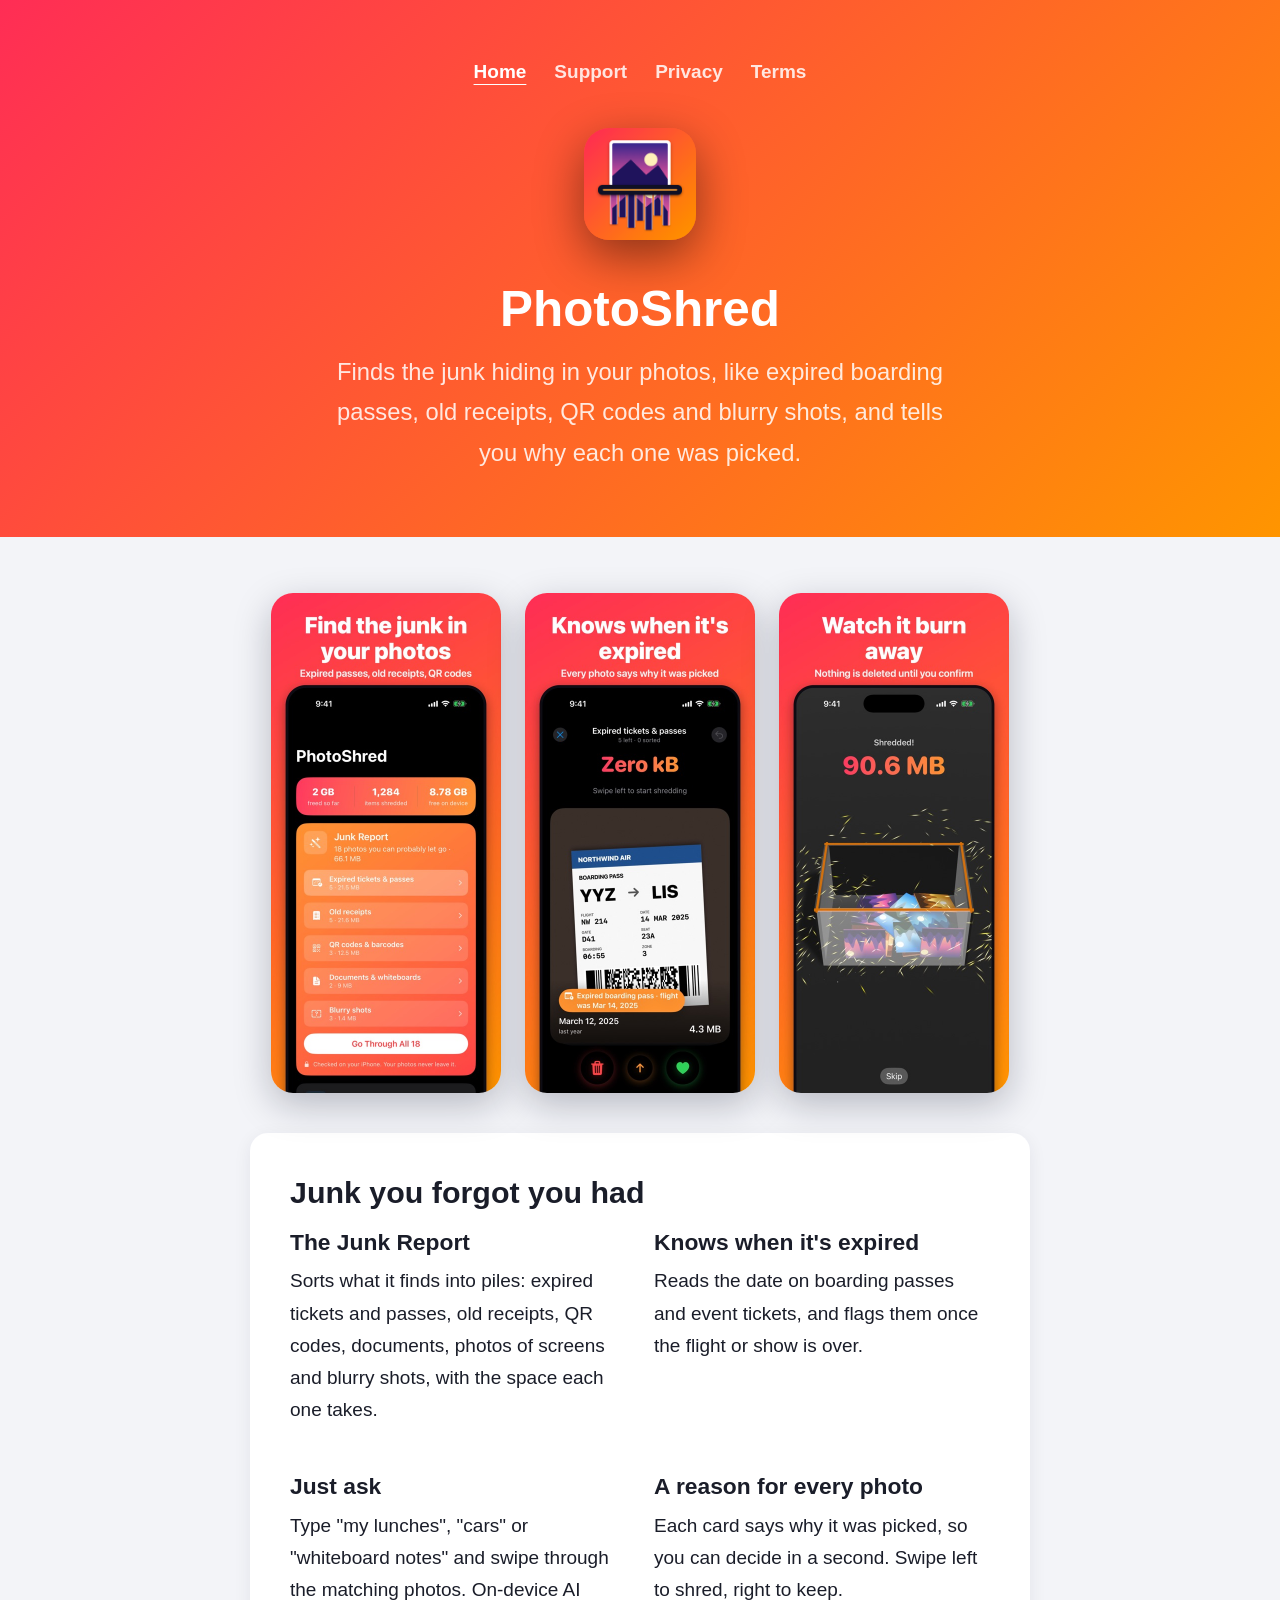
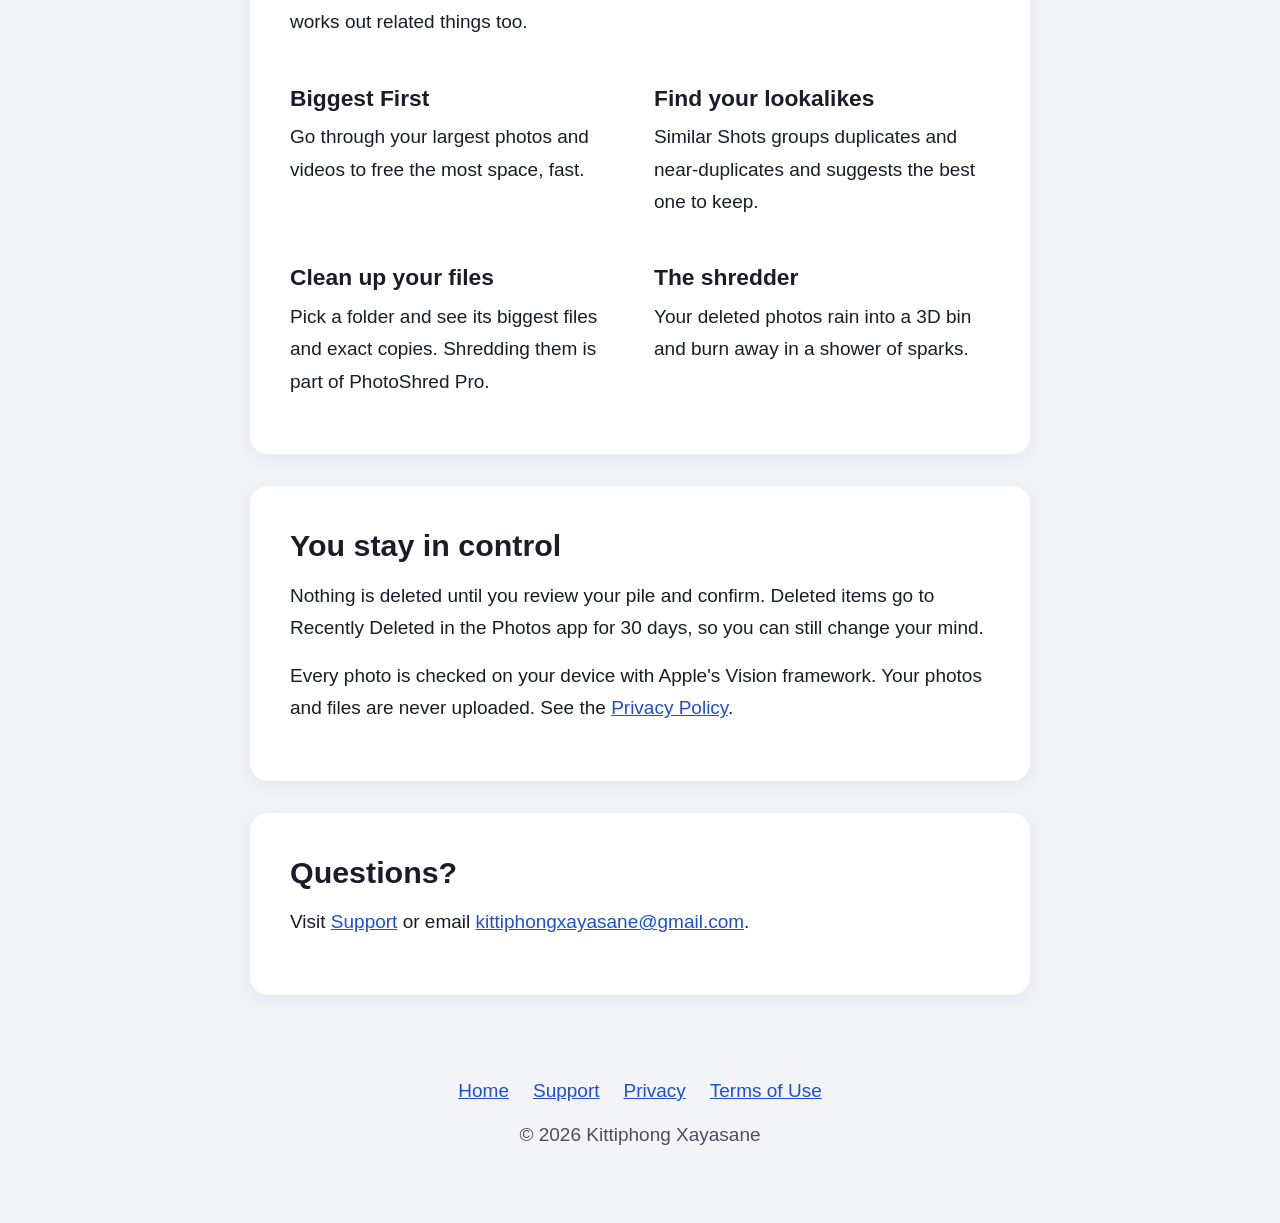
<file: index.html>
<!DOCTYPE html>
<html lang="en">
<head>
    <meta charset="UTF-8">
    <meta name="viewport" content="width=device-width, initial-scale=1.0">
    <meta name="description" content="PhotoShred finds the junk in your photo library, like expired boarding passes, old receipts, QR codes and blurry shots, and tells you why each one was picked.">
    <title>PhotoShred: Junk Photo Finder</title>
    <link rel="stylesheet" href="style.css">
</head>
<body>
    <header class="site-header">
        <nav>
            <a href="index.html" aria-current="page">Home</a>
            <a href="support.html">Support</a>
            <a href="privacy-policy.html">Privacy</a>
            <a href="terms-of-use.html">Terms</a>
        </nav>
        <img class="app-icon" src="images/app-icon.png" alt="PhotoShred app icon">
        <h1>PhotoShred</h1>
        <p class="lead">Finds the junk hiding in your photos, like expired boarding passes, old receipts, QR codes and blurry shots, and tells you why each one was picked.</p>
    </header>

    <main>
        <div class="screens">
            <img src="images/1-report.jpg" alt="The Junk Report, with piles of expired passes, old receipts, QR codes, documents and blurry shots">
            <img src="images/2-expired.jpg" alt="A boarding pass card labelled Expired boarding pass, flight was 14 March 2025">
            <img src="images/3-shredder.jpg" alt="Deleted photos piled in a 3D shredder bin">
        </div>

        <section class="card">
            <h2>Junk you forgot you had</h2>
            <div class="features">
                <div class="feature">
                    <h3>The Junk Report</h3>
                    <p>Sorts what it finds into piles: expired tickets and passes, old receipts, QR codes, documents, photos of screens and blurry shots, with the space each one takes.</p>
                </div>
                <div class="feature">
                    <h3>Knows when it's expired</h3>
                    <p>Reads the date on boarding passes and event tickets, and flags them once the flight or show is over.</p>
                </div>
                <div class="feature">
                    <h3>Just ask</h3>
                    <p>Type "my lunches", "cars" or "whiteboard notes" and swipe through the matching photos. On-device AI works out related things too.</p>
                </div>
                <div class="feature">
                    <h3>A reason for every photo</h3>
                    <p>Each card says why it was picked, so you can decide in a second. Swipe left to shred, right to keep.</p>
                </div>
                <div class="feature">
                    <h3>Biggest First</h3>
                    <p>Go through your largest photos and videos to free the most space, fast.</p>
                </div>
                <div class="feature">
                    <h3>Find your lookalikes</h3>
                    <p>Similar Shots groups duplicates and near-duplicates and suggests the best one to keep.</p>
                </div>
                <div class="feature">
                    <h3>Clean up your files</h3>
                    <p>Pick a folder and see its biggest files and exact copies. Shredding them is part of PhotoShred Pro.</p>
                </div>
                <div class="feature">
                    <h3>The shredder</h3>
                    <p>Your deleted photos rain into a 3D bin and burn away in a shower of sparks.</p>
                </div>
            </div>
        </section>

        <section class="card">
            <h2>You stay in control</h2>
            <p>Nothing is deleted until you review your pile and confirm. Deleted items go to Recently Deleted in the Photos app for 30 days, so you can still change your mind.</p>
            <p>Every photo is checked on your device with Apple's Vision framework. Your photos and files are never uploaded. See the <a href="privacy-policy.html">Privacy Policy</a>.</p>
        </section>

        <section class="card">
            <h2>Questions?</h2>
            <p>Visit <a href="support.html">Support</a> or email <a href="mailto:kittiphongxayasane@gmail.com">kittiphongxayasane@gmail.com</a>.</p>
        </section>
    </main>

    <footer>
        <nav>
            <a href="index.html">Home</a>
            <a href="support.html">Support</a>
            <a href="privacy-policy.html">Privacy</a>
            <a href="terms-of-use.html">Terms of Use</a>
        </nav>
        <p>&copy; 2026 Kittiphong Xayasane</p>
    </footer>
</body>
</html>
</file>
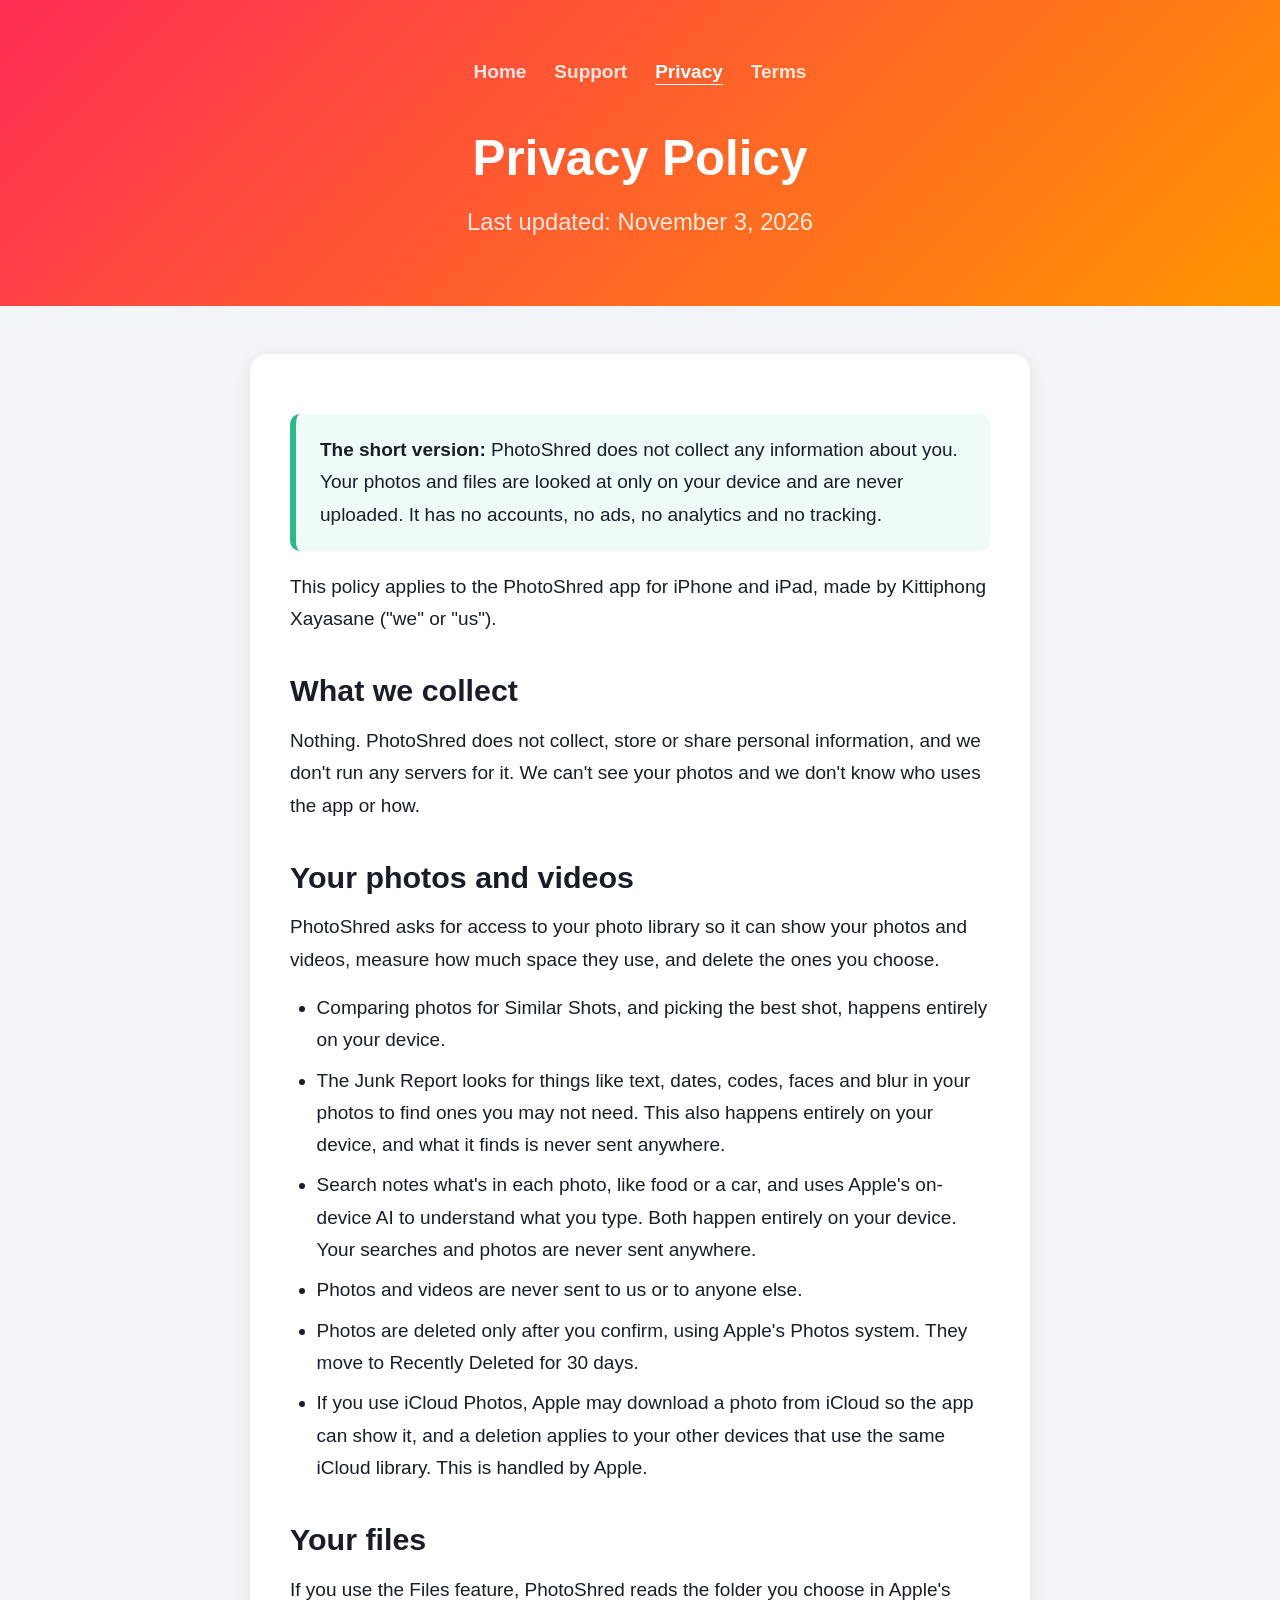
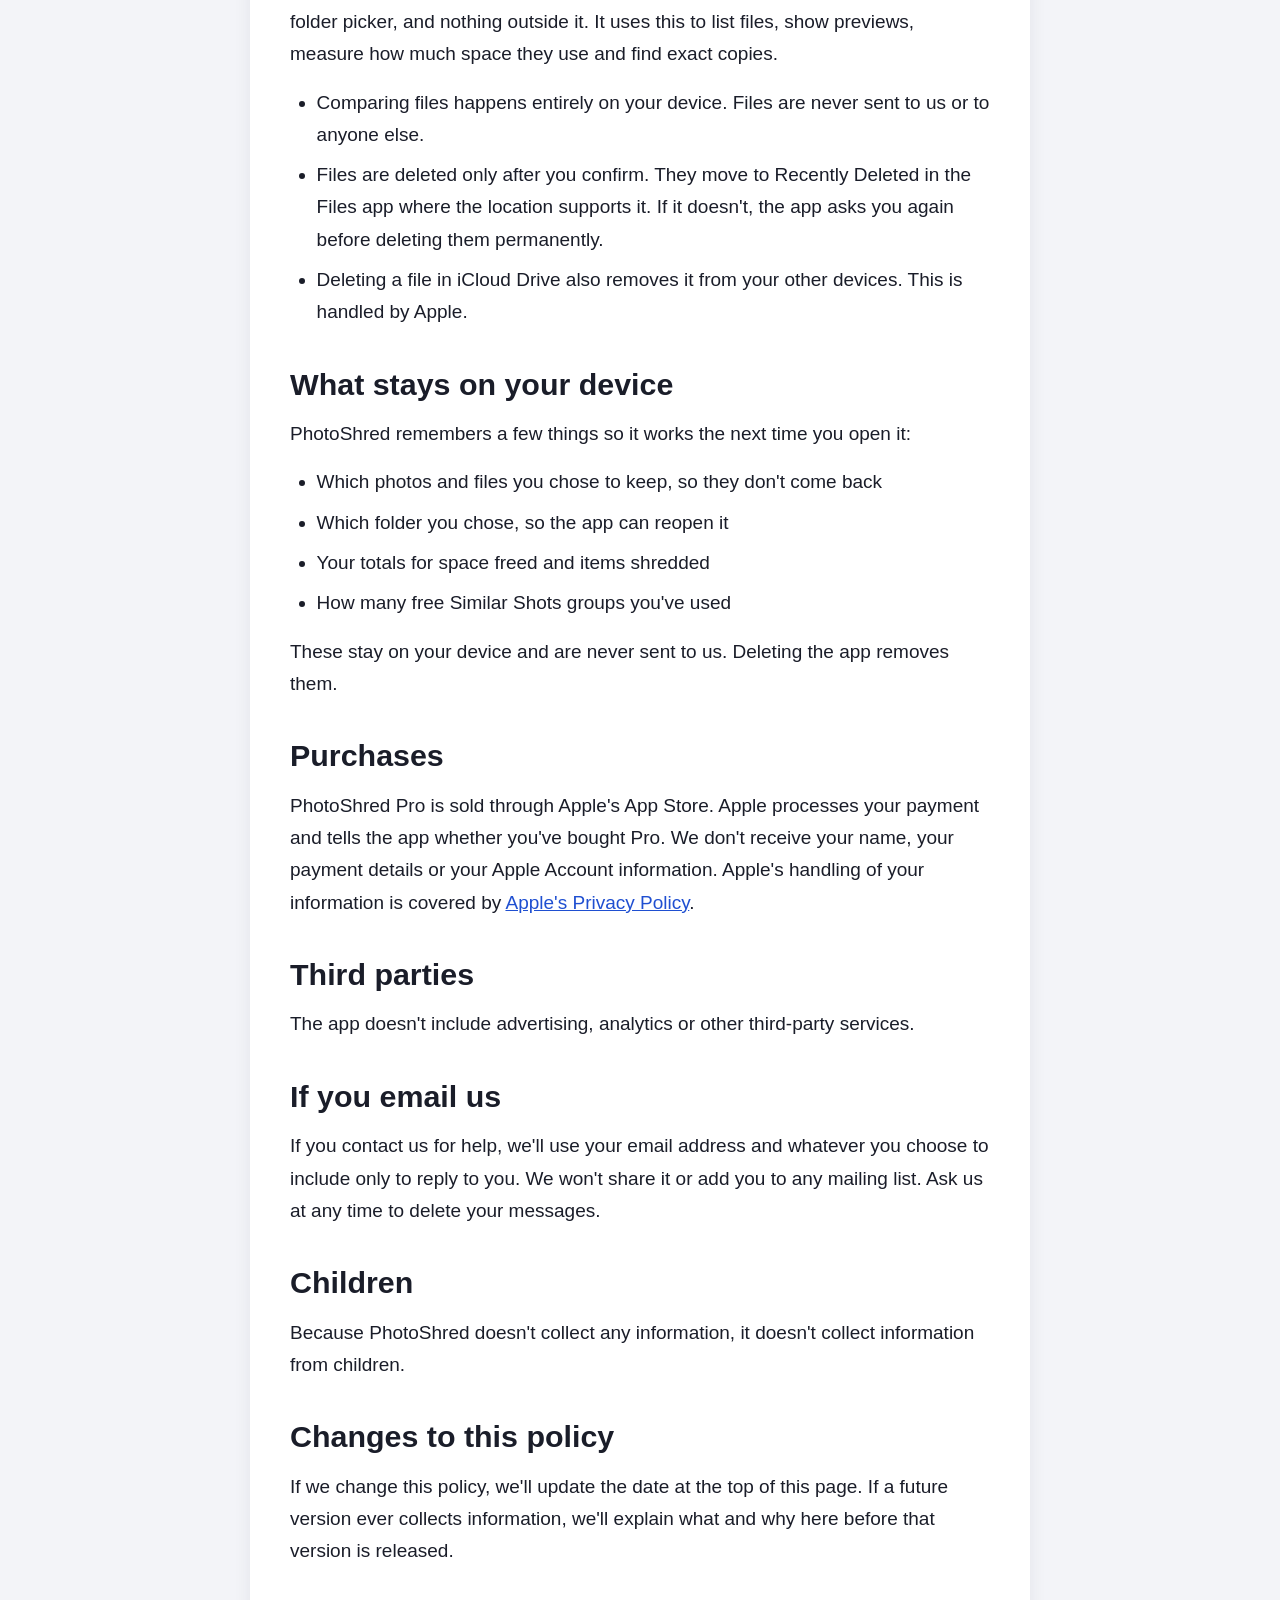
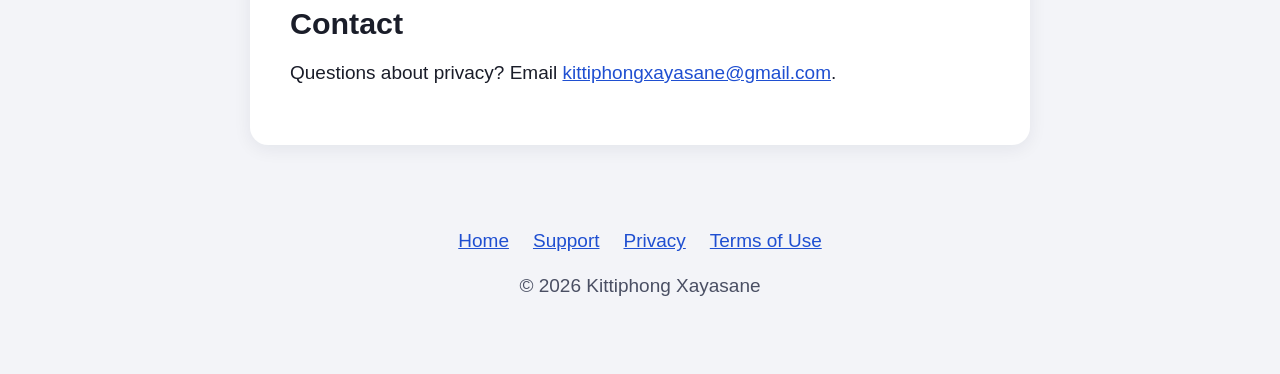
<file: privacy-policy.html>
<!DOCTYPE html>
<html lang="en">
<head>
    <meta charset="UTF-8">
    <meta name="viewport" content="width=device-width, initial-scale=1.0">
    <meta name="description" content="Privacy Policy for the PhotoShred photo cleanup app.">
    <title>Privacy Policy – PhotoShred</title>
    <link rel="stylesheet" href="style.css">
</head>
<body>
    <header class="site-header">
        <nav>
            <a href="index.html">Home</a>
            <a href="support.html">Support</a>
            <a href="privacy-policy.html" aria-current="page">Privacy</a>
            <a href="terms-of-use.html">Terms</a>
        </nav>
        <h1>Privacy Policy</h1>
        <p class="lead">Last updated: November 3, 2026</p>
    </header>

    <main>
        <section class="card">
            <div class="callout">
                <p><strong>The short version:</strong> PhotoShred does not collect any information about you. Your photos and files are looked at only on your device and are never uploaded. It has no accounts, no ads, no analytics and no tracking.</p>
            </div>

            <p>This policy applies to the PhotoShred app for iPhone and iPad, made by Kittiphong Xayasane ("we" or "us").</p>

            <h2>What we collect</h2>
            <p>Nothing. PhotoShred does not collect, store or share personal information, and we don't run any servers for it. We can't see your photos and we don't know who uses the app or how.</p>

            <h2>Your photos and videos</h2>
            <p>PhotoShred asks for access to your photo library so it can show your photos and videos, measure how much space they use, and delete the ones you choose.</p>
            <ul>
                <li>Comparing photos for Similar Shots, and picking the best shot, happens entirely on your device.</li>
                <li>The Junk Report looks for things like text, dates, codes, faces and blur in your photos to find ones you may not need. This also happens entirely on your device, and what it finds is never sent anywhere.</li>
                <li>Search notes what's in each photo, like food or a car, and uses Apple's on-device AI to understand what you type. Both happen entirely on your device. Your searches and photos are never sent anywhere.</li>
                <li>Photos and videos are never sent to us or to anyone else.</li>
                <li>Photos are deleted only after you confirm, using Apple's Photos system. They move to Recently Deleted for 30 days.</li>
                <li>If you use iCloud Photos, Apple may download a photo from iCloud so the app can show it, and a deletion applies to your other devices that use the same iCloud library. This is handled by Apple.</li>
            </ul>

            <h2>Your files</h2>
            <p>If you use the Files feature, PhotoShred reads the folder you choose in Apple's folder picker, and nothing outside it. It uses this to list files, show previews, measure how much space they use and find exact copies.</p>
            <ul>
                <li>Comparing files happens entirely on your device. Files are never sent to us or to anyone else.</li>
                <li>Files are deleted only after you confirm. They move to Recently Deleted in the Files app where the location supports it. If it doesn't, the app asks you again before deleting them permanently.</li>
                <li>Deleting a file in iCloud Drive also removes it from your other devices. This is handled by Apple.</li>
            </ul>

            <h2>What stays on your device</h2>
            <p>PhotoShred remembers a few things so it works the next time you open it:</p>
            <ul>
                <li>Which photos and files you chose to keep, so they don't come back</li>
                <li>Which folder you chose, so the app can reopen it</li>
                <li>Your totals for space freed and items shredded</li>
                <li>How many free Similar Shots groups you've used</li>
            </ul>
            <p>These stay on your device and are never sent to us. Deleting the app removes them.</p>

            <h2>Purchases</h2>
            <p>PhotoShred Pro is sold through Apple's App Store. Apple processes your payment and tells the app whether you've bought Pro. We don't receive your name, your payment details or your Apple Account information. Apple's handling of your information is covered by <a href="https://www.apple.com/legal/privacy/">Apple's Privacy Policy</a>.</p>

            <h2>Third parties</h2>
            <p>The app doesn't include advertising, analytics or other third-party services.</p>

            <h2>If you email us</h2>
            <p>If you contact us for help, we'll use your email address and whatever you choose to include only to reply to you. We won't share it or add you to any mailing list. Ask us at any time to delete your messages.</p>

            <h2>Children</h2>
            <p>Because PhotoShred doesn't collect any information, it doesn't collect information from children.</p>

            <h2>Changes to this policy</h2>
            <p>If we change this policy, we'll update the date at the top of this page. If a future version ever collects information, we'll explain what and why here before that version is released.</p>

            <h2>Contact</h2>
            <p>Questions about privacy? Email <a href="mailto:kittiphongxayasane@gmail.com">kittiphongxayasane@gmail.com</a>.</p>
        </section>
    </main>

    <footer>
        <nav>
            <a href="index.html">Home</a>
            <a href="support.html">Support</a>
            <a href="privacy-policy.html">Privacy</a>
            <a href="terms-of-use.html">Terms of Use</a>
        </nav>
        <p>&copy; 2026 Kittiphong Xayasane</p>
    </footer>
</body>
</html>
</file>
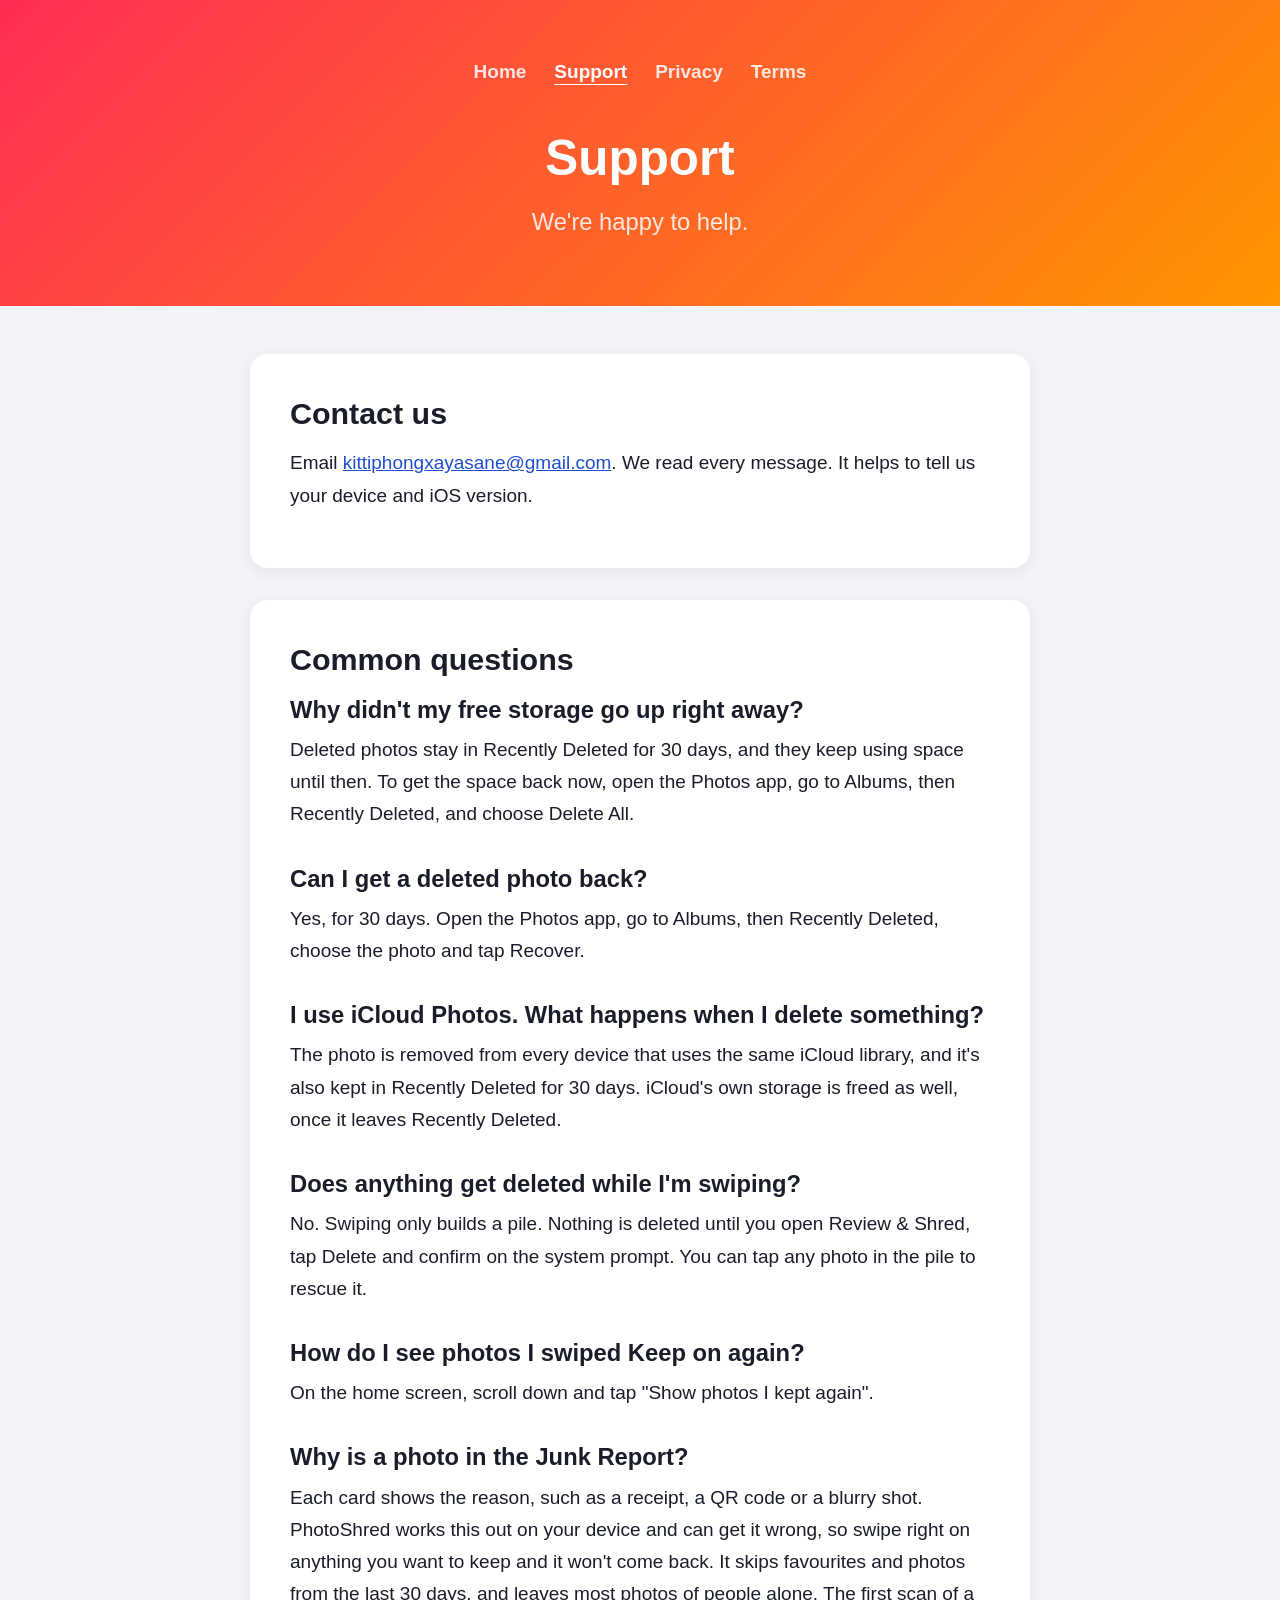
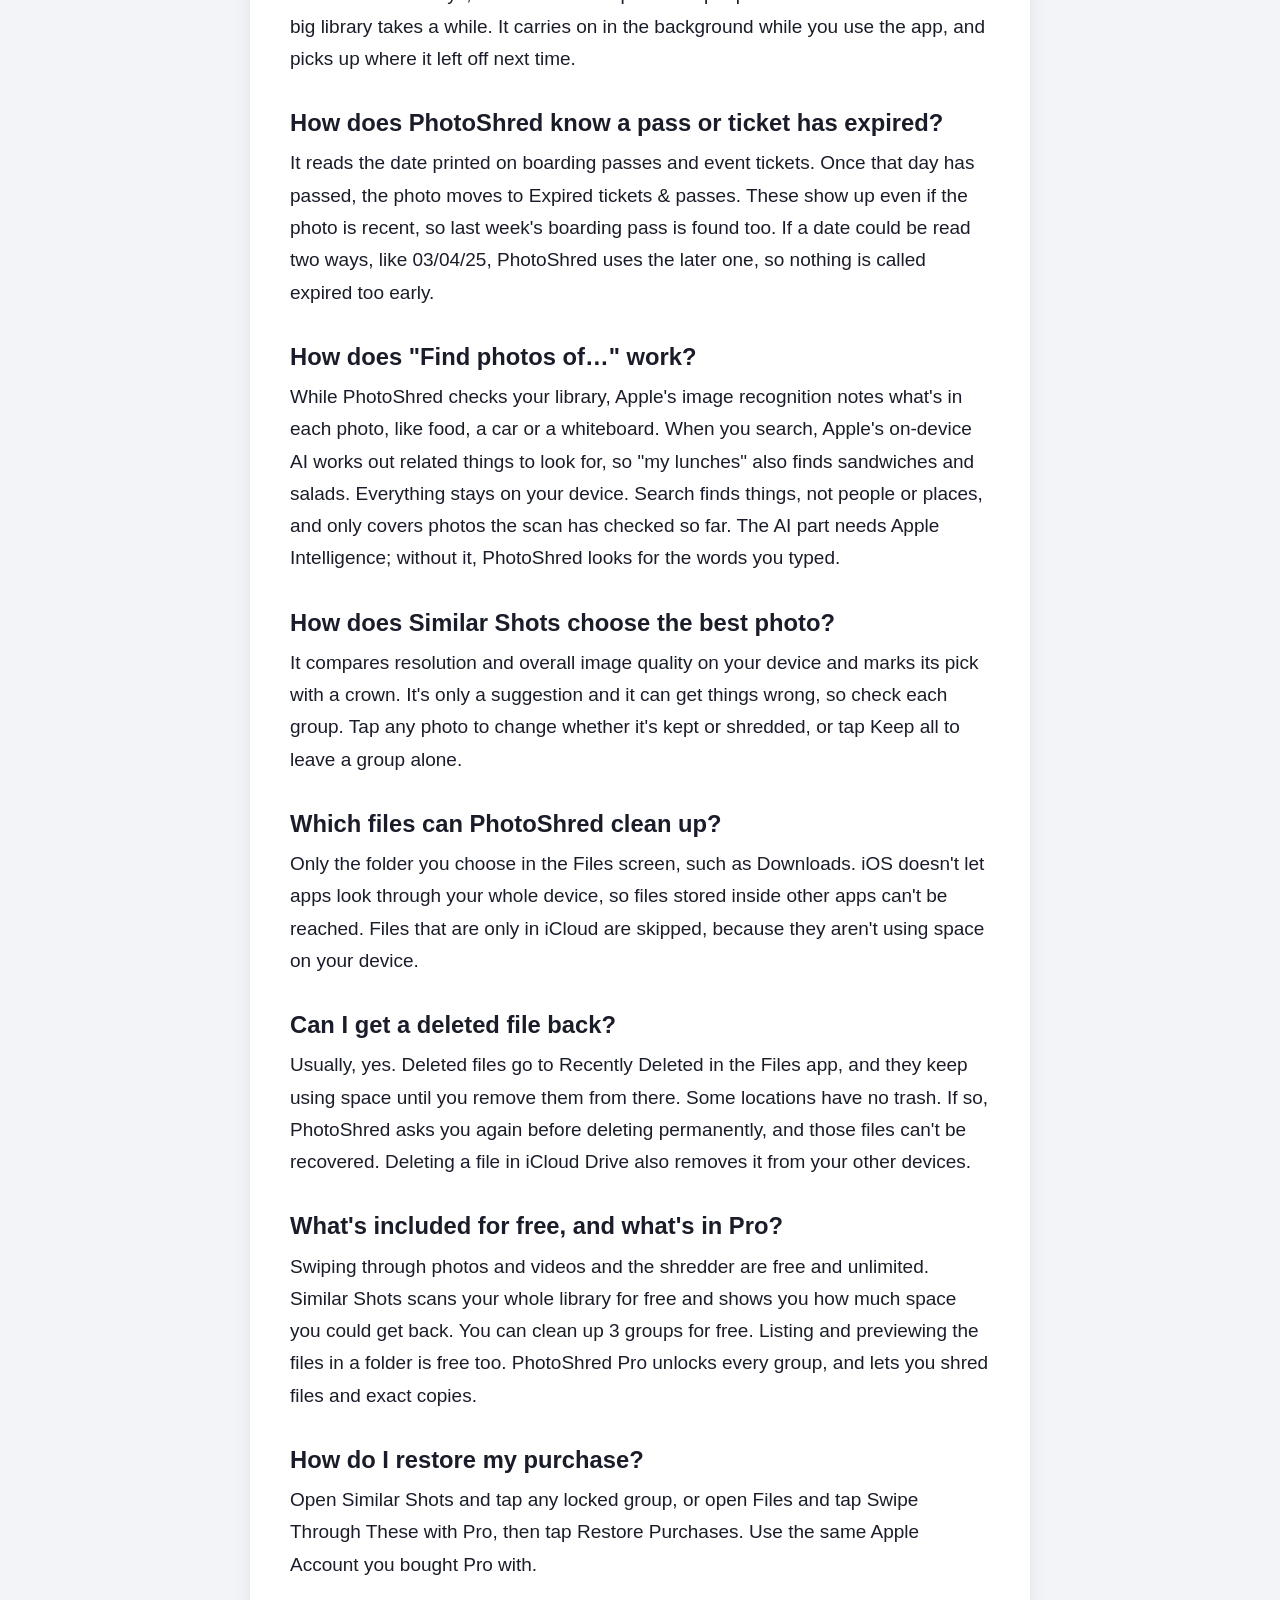
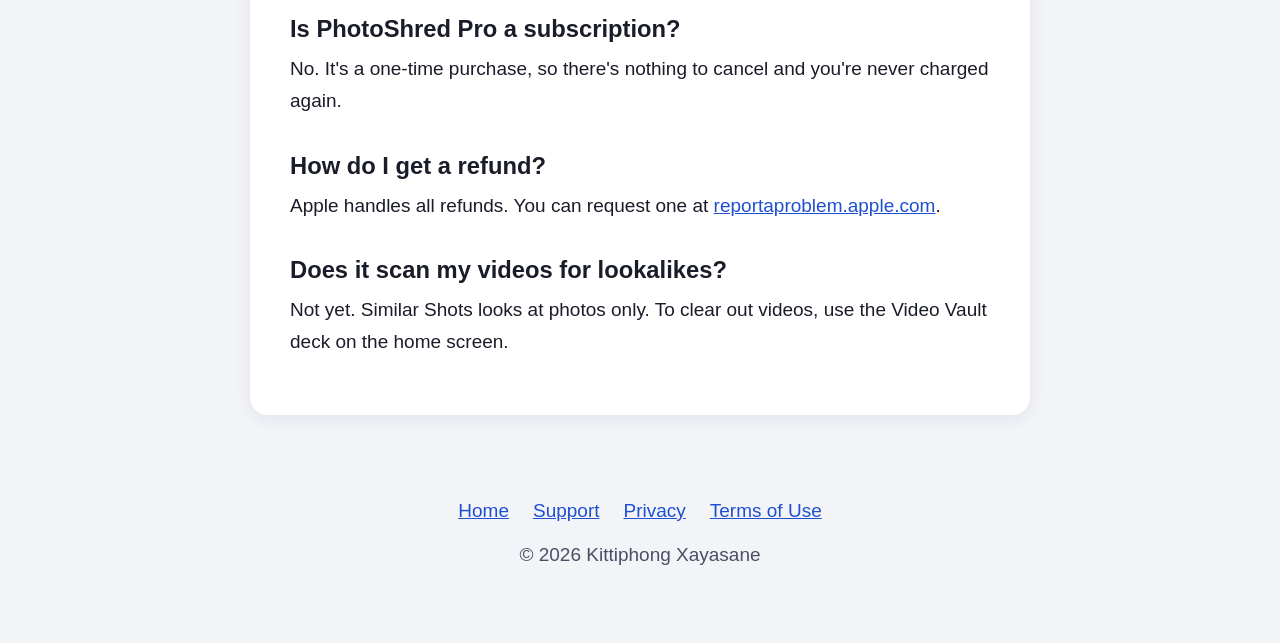
<file: support.html>
<!DOCTYPE html>
<html lang="en">
<head>
    <meta charset="UTF-8">
    <meta name="viewport" content="width=device-width, initial-scale=1.0">
    <meta name="description" content="Help and contact information for the PhotoShred app.">
    <title>Support – PhotoShred</title>
    <link rel="stylesheet" href="style.css">
</head>
<body>
    <header class="site-header">
        <nav>
            <a href="index.html">Home</a>
            <a href="support.html" aria-current="page">Support</a>
            <a href="privacy-policy.html">Privacy</a>
            <a href="terms-of-use.html">Terms</a>
        </nav>
        <h1>Support</h1>
        <p class="lead">We're happy to help.</p>
    </header>

    <main>
        <section class="card">
            <h2>Contact us</h2>
            <p>Email <a href="mailto:kittiphongxayasane@gmail.com">kittiphongxayasane@gmail.com</a>. We read every message. It helps to tell us your device and iOS version.</p>
        </section>

        <section class="card faq">
            <h2>Common questions</h2>

            <h3>Why didn't my free storage go up right away?</h3>
            <p>Deleted photos stay in Recently Deleted for 30 days, and they keep using space until then. To get the space back now, open the Photos app, go to Albums, then Recently Deleted, and choose Delete All.</p>

            <h3>Can I get a deleted photo back?</h3>
            <p>Yes, for 30 days. Open the Photos app, go to Albums, then Recently Deleted, choose the photo and tap Recover.</p>

            <h3>I use iCloud Photos. What happens when I delete something?</h3>
            <p>The photo is removed from every device that uses the same iCloud library, and it's also kept in Recently Deleted for 30 days. iCloud's own storage is freed as well, once it leaves Recently Deleted.</p>

            <h3>Does anything get deleted while I'm swiping?</h3>
            <p>No. Swiping only builds a pile. Nothing is deleted until you open Review &amp; Shred, tap Delete and confirm on the system prompt. You can tap any photo in the pile to rescue it.</p>

            <h3>How do I see photos I swiped Keep on again?</h3>
            <p>On the home screen, scroll down and tap "Show photos I kept again".</p>

            <h3>Why is a photo in the Junk Report?</h3>
            <p>Each card shows the reason, such as a receipt, a QR code or a blurry shot. PhotoShred works this out on your device and can get it wrong, so swipe right on anything you want to keep and it won't come back. It skips favourites and photos from the last 30 days, and leaves most photos of people alone. The first scan of a big library takes a while. It carries on in the background while you use the app, and picks up where it left off next time.</p>

            <h3>How does PhotoShred know a pass or ticket has expired?</h3>
            <p>It reads the date printed on boarding passes and event tickets. Once that day has passed, the photo moves to Expired tickets &amp; passes. These show up even if the photo is recent, so last week's boarding pass is found too. If a date could be read two ways, like 03/04/25, PhotoShred uses the later one, so nothing is called expired too early.</p>

            <h3>How does "Find photos of…" work?</h3>
            <p>While PhotoShred checks your library, Apple's image recognition notes what's in each photo, like food, a car or a whiteboard. When you search, Apple's on-device AI works out related things to look for, so "my lunches" also finds sandwiches and salads. Everything stays on your device. Search finds things, not people or places, and only covers photos the scan has checked so far. The AI part needs Apple Intelligence; without it, PhotoShred looks for the words you typed.</p>

            <h3>How does Similar Shots choose the best photo?</h3>
            <p>It compares resolution and overall image quality on your device and marks its pick with a crown. It's only a suggestion and it can get things wrong, so check each group. Tap any photo to change whether it's kept or shredded, or tap Keep all to leave a group alone.</p>

            <h3>Which files can PhotoShred clean up?</h3>
            <p>Only the folder you choose in the Files screen, such as Downloads. iOS doesn't let apps look through your whole device, so files stored inside other apps can't be reached. Files that are only in iCloud are skipped, because they aren't using space on your device.</p>

            <h3>Can I get a deleted file back?</h3>
            <p>Usually, yes. Deleted files go to Recently Deleted in the Files app, and they keep using space until you remove them from there. Some locations have no trash. If so, PhotoShred asks you again before deleting permanently, and those files can't be recovered. Deleting a file in iCloud Drive also removes it from your other devices.</p>

            <h3>What's included for free, and what's in Pro?</h3>
            <p>Swiping through photos and videos and the shredder are free and unlimited. Similar Shots scans your whole library for free and shows you how much space you could get back. You can clean up 3 groups for free. Listing and previewing the files in a folder is free too. PhotoShred Pro unlocks every group, and lets you shred files and exact copies.</p>

            <h3>How do I restore my purchase?</h3>
            <p>Open Similar Shots and tap any locked group, or open Files and tap Swipe Through These with Pro, then tap Restore Purchases. Use the same Apple Account you bought Pro with.</p>

            <h3>Is PhotoShred Pro a subscription?</h3>
            <p>No. It's a one-time purchase, so there's nothing to cancel and you're never charged again.</p>

            <h3>How do I get a refund?</h3>
            <p>Apple handles all refunds. You can request one at <a href="https://reportaproblem.apple.com">reportaproblem.apple.com</a>.</p>

            <h3>Does it scan my videos for lookalikes?</h3>
            <p>Not yet. Similar Shots looks at photos only. To clear out videos, use the Video Vault deck on the home screen.</p>
        </section>
    </main>

    <footer>
        <nav>
            <a href="index.html">Home</a>
            <a href="support.html">Support</a>
            <a href="privacy-policy.html">Privacy</a>
            <a href="terms-of-use.html">Terms of Use</a>
        </nav>
        <p>&copy; 2026 Kittiphong Xayasane</p>
    </footer>
</body>
</html>
</file>
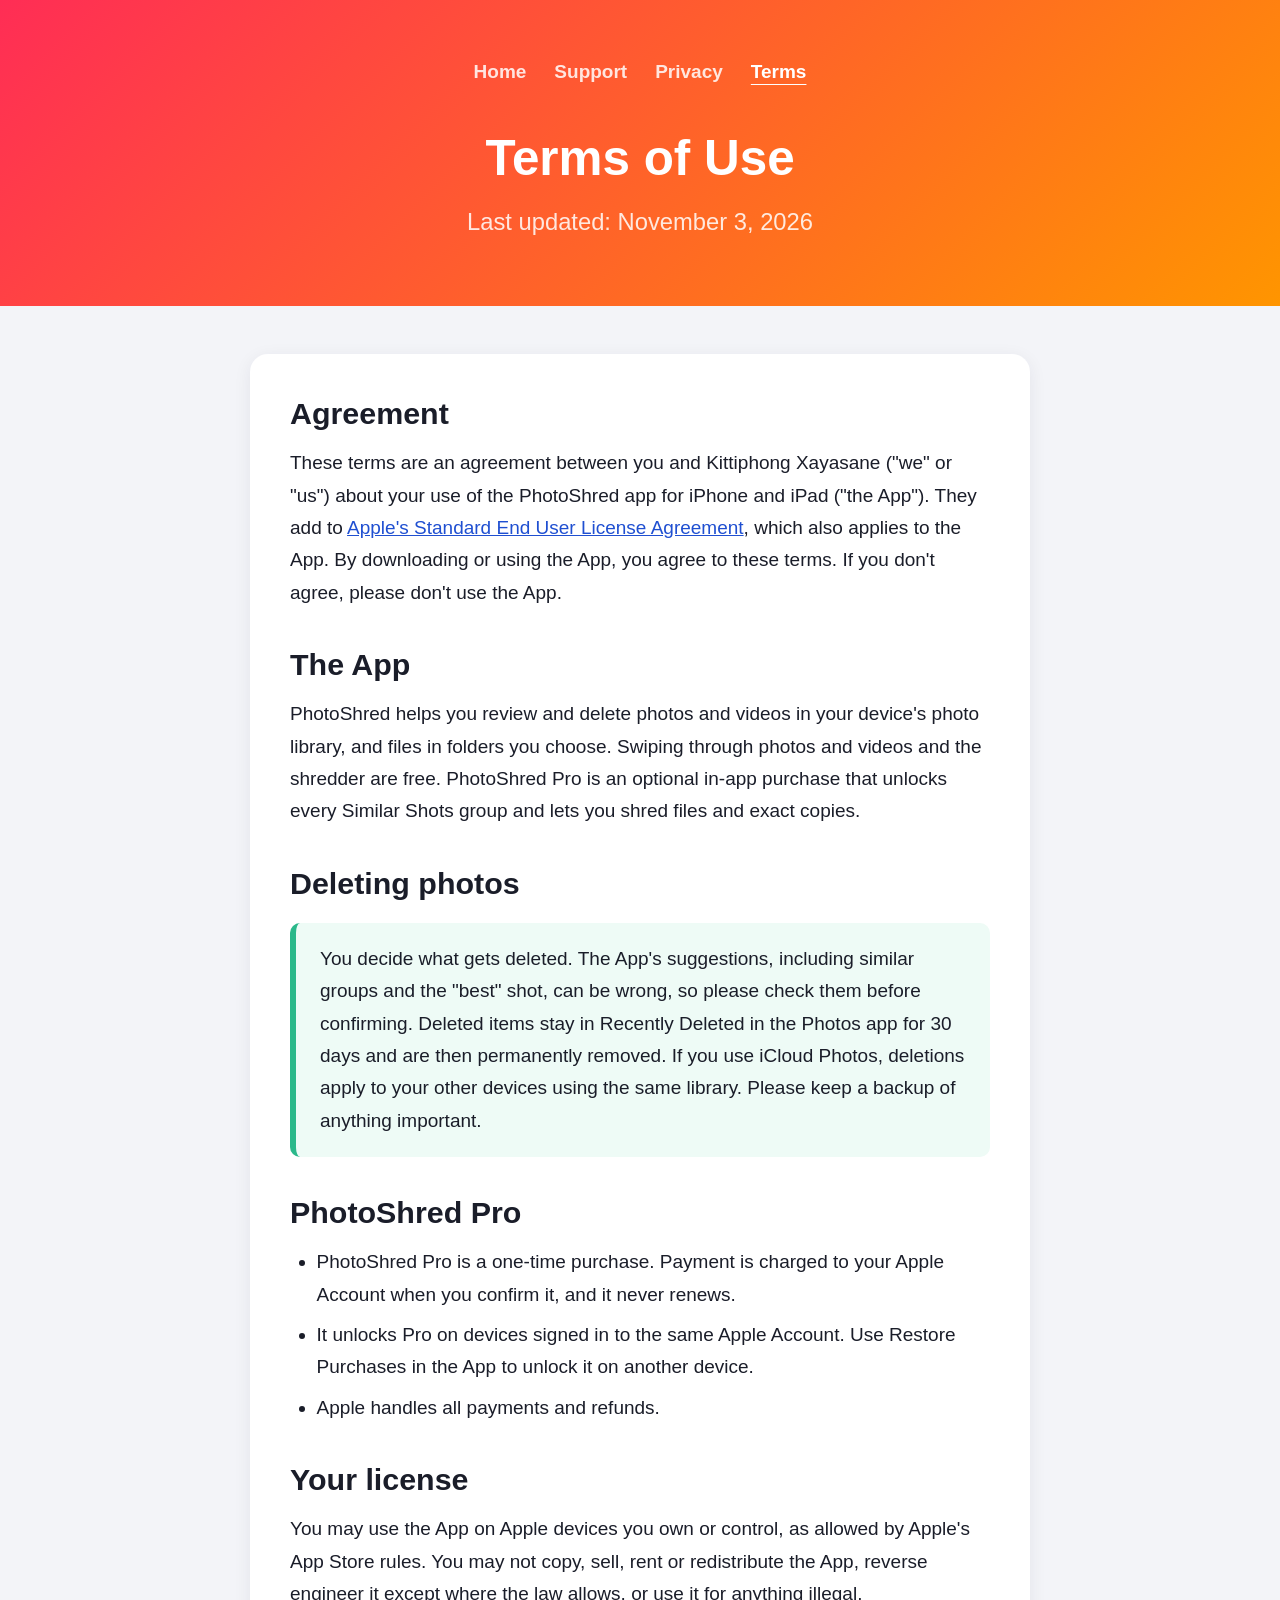
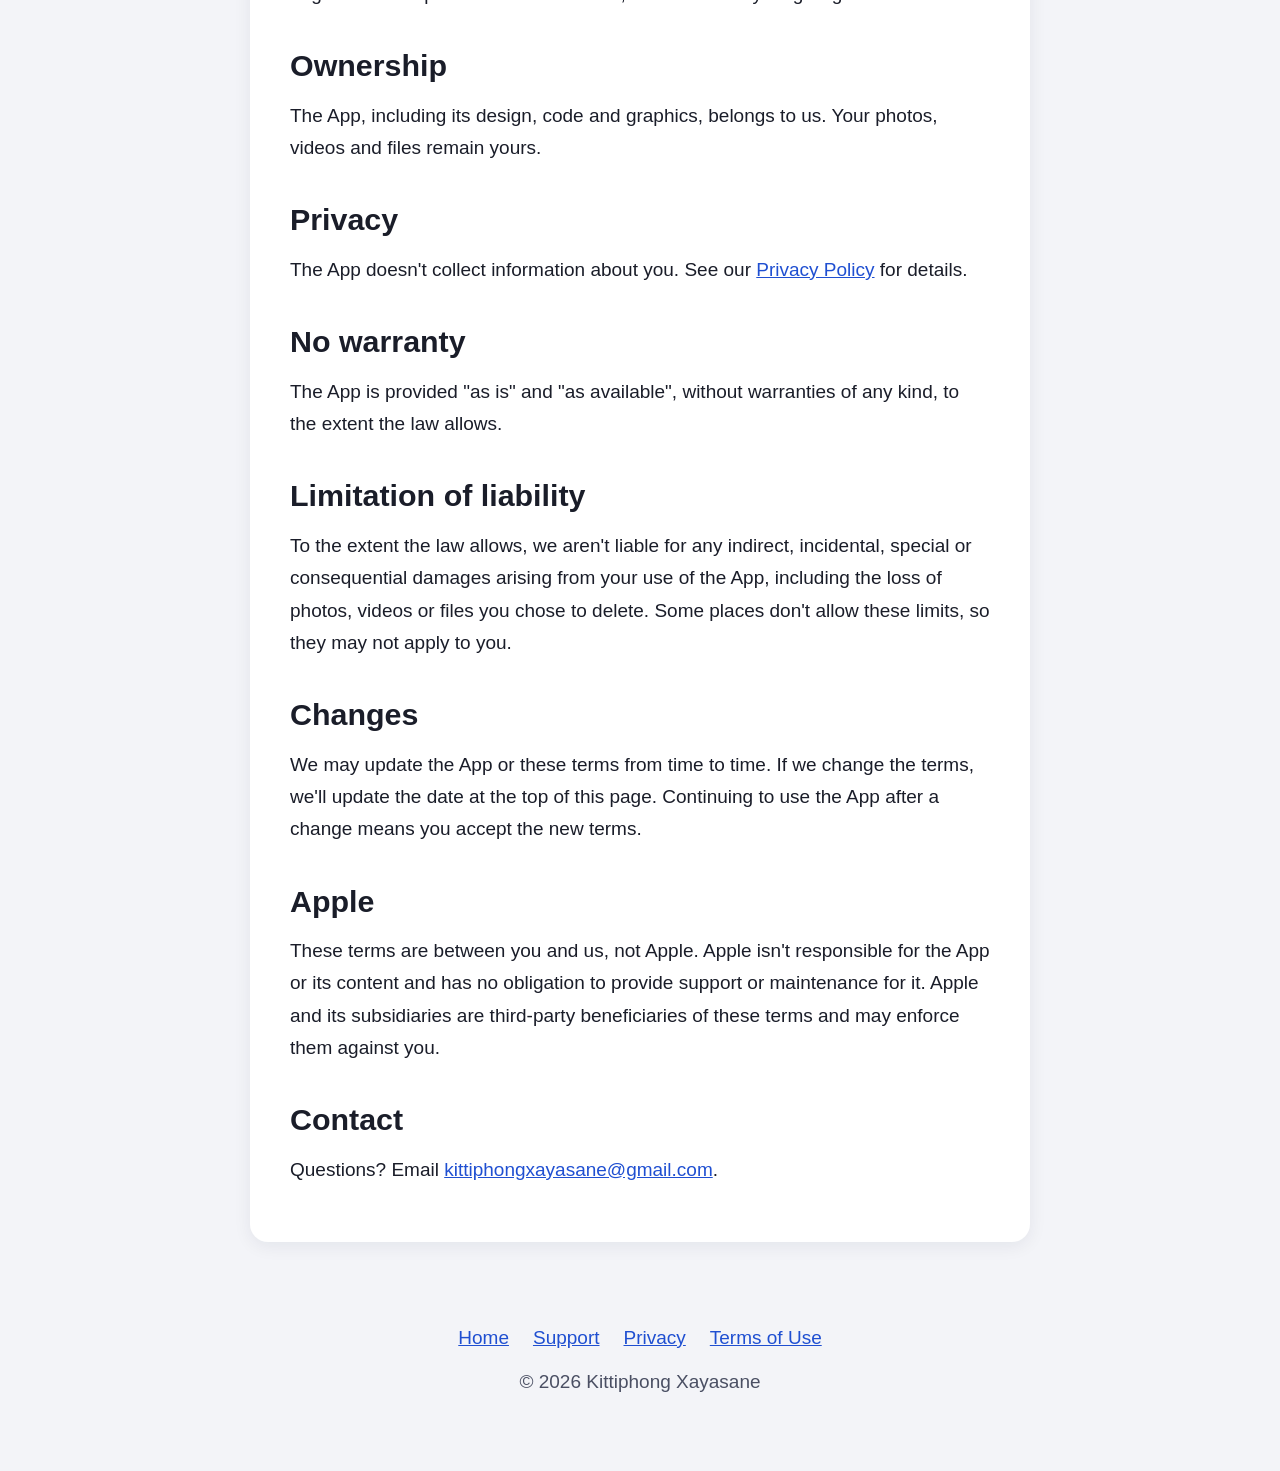
<file: terms-of-use.html>
<!DOCTYPE html>
<html lang="en">
<head>
    <meta charset="UTF-8">
    <meta name="viewport" content="width=device-width, initial-scale=1.0">
    <meta name="description" content="Terms of Use for the PhotoShred app.">
    <title>Terms of Use – PhotoShred</title>
    <link rel="stylesheet" href="style.css">
</head>
<body>
    <header class="site-header">
        <nav>
            <a href="index.html">Home</a>
            <a href="support.html">Support</a>
            <a href="privacy-policy.html">Privacy</a>
            <a href="terms-of-use.html" aria-current="page">Terms</a>
        </nav>
        <h1>Terms of Use</h1>
        <p class="lead">Last updated: November 3, 2026</p>
    </header>

    <main>
        <section class="card">
            <h2>Agreement</h2>
            <p>These terms are an agreement between you and Kittiphong Xayasane ("we" or "us") about your use of the PhotoShred app for iPhone and iPad ("the App"). They add to <a href="https://www.apple.com/legal/internet-services/itunes/dev/stdeula/">Apple's Standard End User License Agreement</a>, which also applies to the App. By downloading or using the App, you agree to these terms. If you don't agree, please don't use the App.</p>

            <h2>The App</h2>
            <p>PhotoShred helps you review and delete photos and videos in your device's photo library, and files in folders you choose. Swiping through photos and videos and the shredder are free. PhotoShred Pro is an optional in-app purchase that unlocks every Similar Shots group and lets you shred files and exact copies.</p>

            <h2>Deleting photos</h2>
            <div class="callout">
                <p>You decide what gets deleted. The App's suggestions, including similar groups and the "best" shot, can be wrong, so please check them before confirming. Deleted items stay in Recently Deleted in the Photos app for 30 days and are then permanently removed. If you use iCloud Photos, deletions apply to your other devices using the same library. Please keep a backup of anything important.</p>
            </div>

            <h2>PhotoShred Pro</h2>
            <ul>
                <li>PhotoShred Pro is a one-time purchase. Payment is charged to your Apple Account when you confirm it, and it never renews.</li>
                <li>It unlocks Pro on devices signed in to the same Apple Account. Use Restore Purchases in the App to unlock it on another device.</li>
                <li>Apple handles all payments and refunds.</li>
            </ul>

            <h2>Your license</h2>
            <p>You may use the App on Apple devices you own or control, as allowed by Apple's App Store rules. You may not copy, sell, rent or redistribute the App, reverse engineer it except where the law allows, or use it for anything illegal.</p>

            <h2>Ownership</h2>
            <p>The App, including its design, code and graphics, belongs to us. Your photos, videos and files remain yours.</p>

            <h2>Privacy</h2>
            <p>The App doesn't collect information about you. See our <a href="privacy-policy.html">Privacy Policy</a> for details.</p>

            <h2>No warranty</h2>
            <p>The App is provided "as is" and "as available", without warranties of any kind, to the extent the law allows.</p>

            <h2>Limitation of liability</h2>
            <p>To the extent the law allows, we aren't liable for any indirect, incidental, special or consequential damages arising from your use of the App, including the loss of photos, videos or files you chose to delete. Some places don't allow these limits, so they may not apply to you.</p>

            <h2>Changes</h2>
            <p>We may update the App or these terms from time to time. If we change the terms, we'll update the date at the top of this page. Continuing to use the App after a change means you accept the new terms.</p>

            <h2>Apple</h2>
            <p>These terms are between you and us, not Apple. Apple isn't responsible for the App or its content and has no obligation to provide support or maintenance for it. Apple and its subsidiaries are third-party beneficiaries of these terms and may enforce them against you.</p>

            <h2>Contact</h2>
            <p>Questions? Email <a href="mailto:kittiphongxayasane@gmail.com">kittiphongxayasane@gmail.com</a>.</p>
        </section>
    </main>

    <footer>
        <nav>
            <a href="index.html">Home</a>
            <a href="support.html">Support</a>
            <a href="privacy-policy.html">Privacy</a>
            <a href="terms-of-use.html">Terms of Use</a>
        </nav>
        <p>&copy; 2026 Kittiphong Xayasane</p>
    </footer>
</body>
</html>
</file>
<file: style.css>
/* Shared styles for the PhotoShred website. Large, high-contrast text for easy reading. */

:root {
    --navy-900: #ff2d55;
    --navy-700: #ff9500;
    --mint: #ffffff;
    --ink: #1a1d29;
    --ink-soft: #4a4f63;
    --paper: #ffffff;
    --page: #f3f4f8;
    --line: #dfe2ec;
    --link: #1f4fd1;
}

* {
    margin: 0;
    padding: 0;
    box-sizing: border-box;
}

html {
    font-size: 19px;
}

body {
    font-family: -apple-system, BlinkMacSystemFont, "Segoe UI", Roboto, Helvetica, Arial, sans-serif;
    line-height: 1.7;
    color: var(--ink);
    background: var(--page);
}

a {
    color: var(--link);
}

/* Header band */

.site-header {
    background: linear-gradient(135deg, var(--navy-900), var(--navy-700));
    color: #fff;
    text-align: center;
    padding: 56px 20px 64px;
}

.site-header nav {
    display: flex;
    justify-content: center;
    flex-wrap: wrap;
    gap: 8px 28px;
    margin-bottom: 40px;
}

.site-header nav a {
    color: #fff;
    text-decoration: none;
    font-weight: 600;
    opacity: 0.85;
}

.site-header nav a:hover,
.site-header nav a[aria-current="page"] {
    opacity: 1;
    text-decoration: underline;
    text-underline-offset: 6px;
}

.site-header h1 {
    font-size: 2.6rem;
    line-height: 1.2;
    margin-bottom: 14px;
}

.site-header .lead {
    font-size: 1.25rem;
    max-width: 640px;
    margin: 0 auto;
    color: rgba(255, 255, 255, 0.85);
}

.app-icon {
    width: 112px;
    height: 112px;
    border-radius: 25px;
    margin-bottom: 28px;
    box-shadow: 0 16px 48px rgba(0, 0, 0, 0.45);
}

.badge {
    display: inline-block;
    margin-top: 32px;
}

.badge img {
    height: 56px;
}

/* Page body */

main {
    max-width: 820px;
    margin: 0 auto;
    padding: 48px 20px 24px;
}

.card {
    background: var(--paper);
    border-radius: 18px;
    padding: 40px;
    margin-bottom: 32px;
    box-shadow: 0 4px 18px rgba(20, 30, 60, 0.07);
}

h2 {
    font-size: 1.6rem;
    line-height: 1.3;
    margin: 36px 0 14px;
}

.card > h2:first-child {
    margin-top: 0;
}

h3 {
    font-size: 1.2rem;
    line-height: 1.35;
    margin: 24px 0 8px;
}

p {
    margin-bottom: 16px;
}

ul,
ol {
    margin: 0 0 16px 1.4em;
}

li {
    margin-bottom: 8px;
}

.muted {
    color: var(--ink-soft);
}

.callout {
    background: #eefbf6;
    border-left: 6px solid #2bb88a;
    border-radius: 10px;
    padding: 20px 24px;
    margin: 20px 0;
}

.callout p:last-child {
    margin-bottom: 0;
}

/* Home page */

.features {
    display: grid;
    grid-template-columns: repeat(auto-fit, minmax(240px, 1fr));
    gap: 28px;
}

.feature h3 {
    margin-top: 0;
}

.screens {
    display: flex;
    gap: 24px;
    justify-content: center;
    flex-wrap: wrap;
    margin: 8px 0 40px;
}

.screens img {
    width: 230px;
    max-width: 100%;
    border-radius: 22px;
    box-shadow: 0 12px 36px rgba(10, 15, 40, 0.25);
}

.sound-list {
    columns: 2;
    column-gap: 32px;
}

/* Support page */

.button {
    display: inline-block;
    background: var(--navy-700);
    color: #fff;
    text-decoration: none;
    font-weight: 700;
    font-size: 1.1rem;
    padding: 16px 36px;
    border-radius: 999px;
}

.button:hover {
    background: var(--navy-900);
}

.center {
    text-align: center;
}

.faq h3 {
    font-size: 1.25rem;
    margin-top: 32px;
}

.faq h3:first-of-type {
    margin-top: 8px;
}

/* Footer */

footer {
    text-align: center;
    padding: 24px 20px 56px;
    color: var(--ink-soft);
}

footer nav {
    display: flex;
    justify-content: center;
    flex-wrap: wrap;
    gap: 8px 24px;
    margin-bottom: 12px;
}

@media (max-width: 640px) {
    html {
        font-size: 18px;
    }

    .site-header h1 {
        font-size: 2rem;
    }

    .card {
        padding: 26px 22px;
    }

    .sound-list {
        columns: 1;
    }

    /* One screenshot is enough on a phone; three tall ones push the text far down. */
    .screens img:not(:first-child) {
        display: none;
    }
}
</file>
